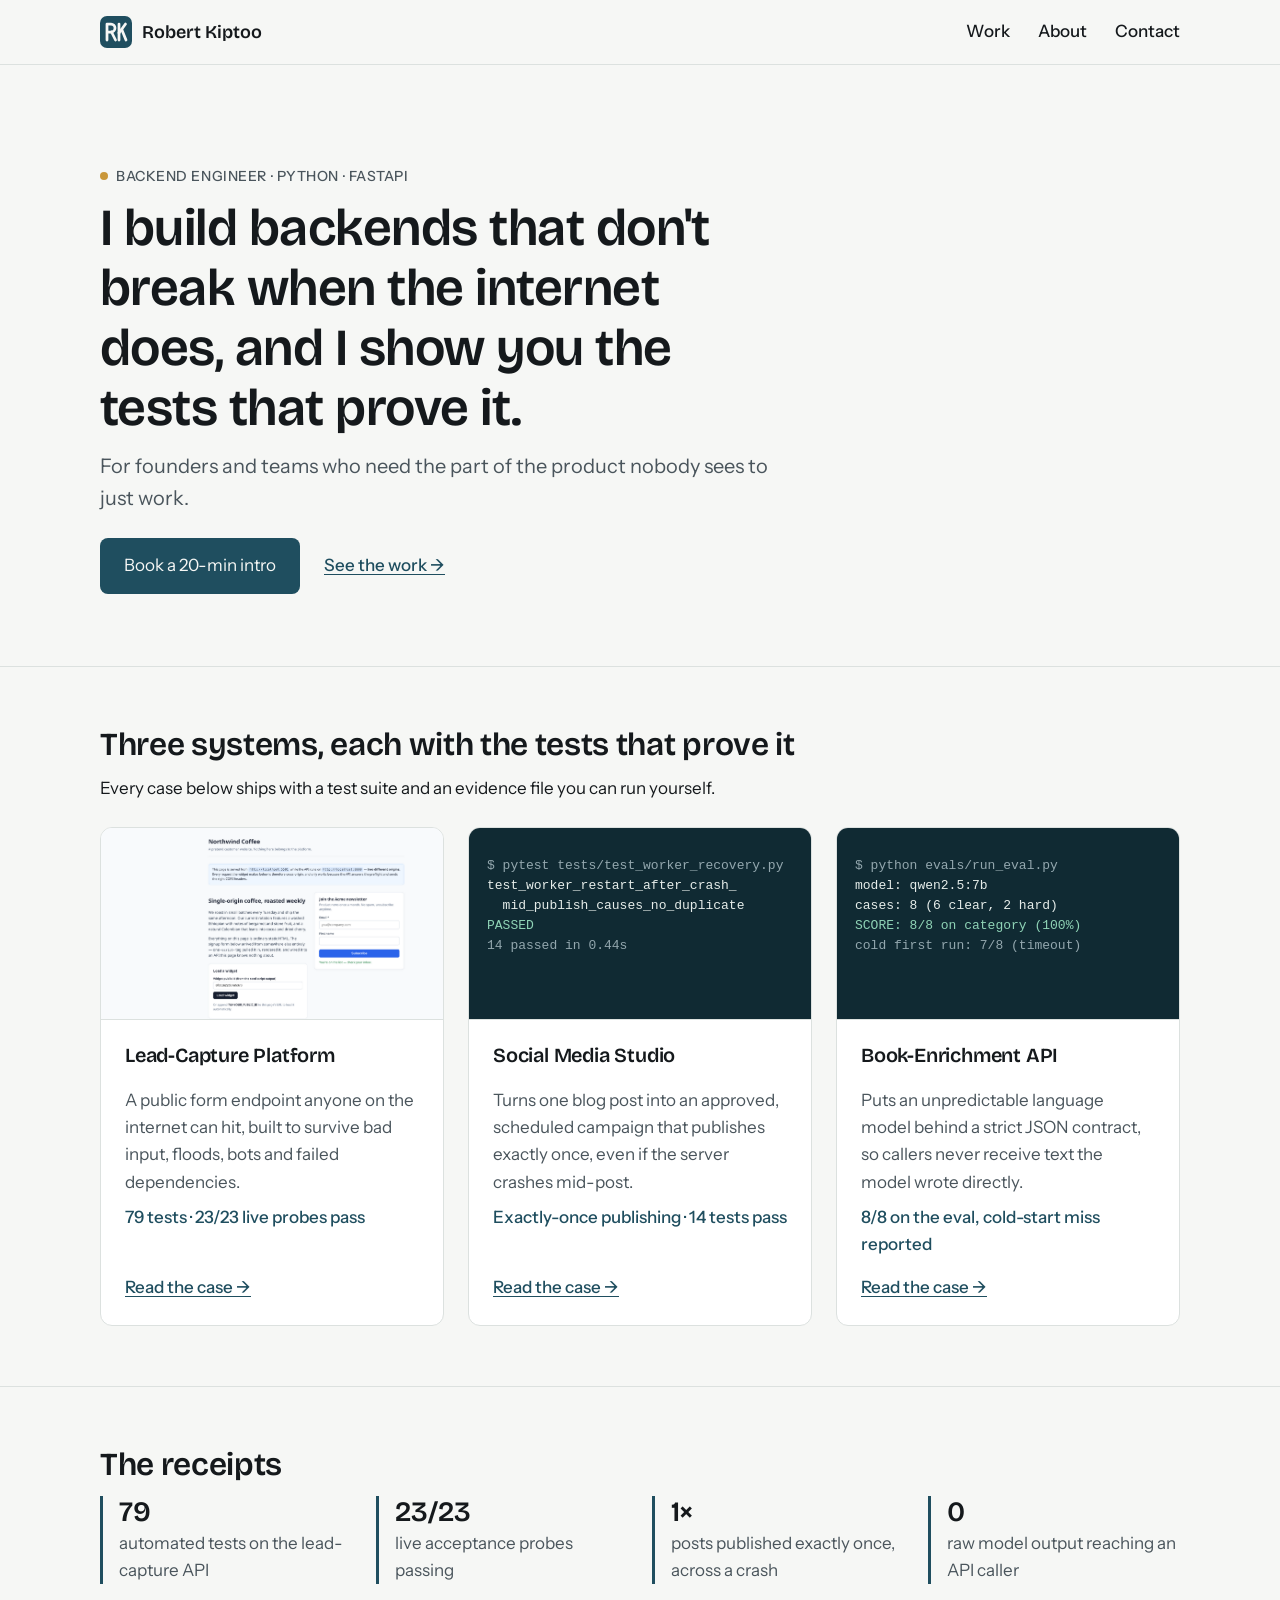
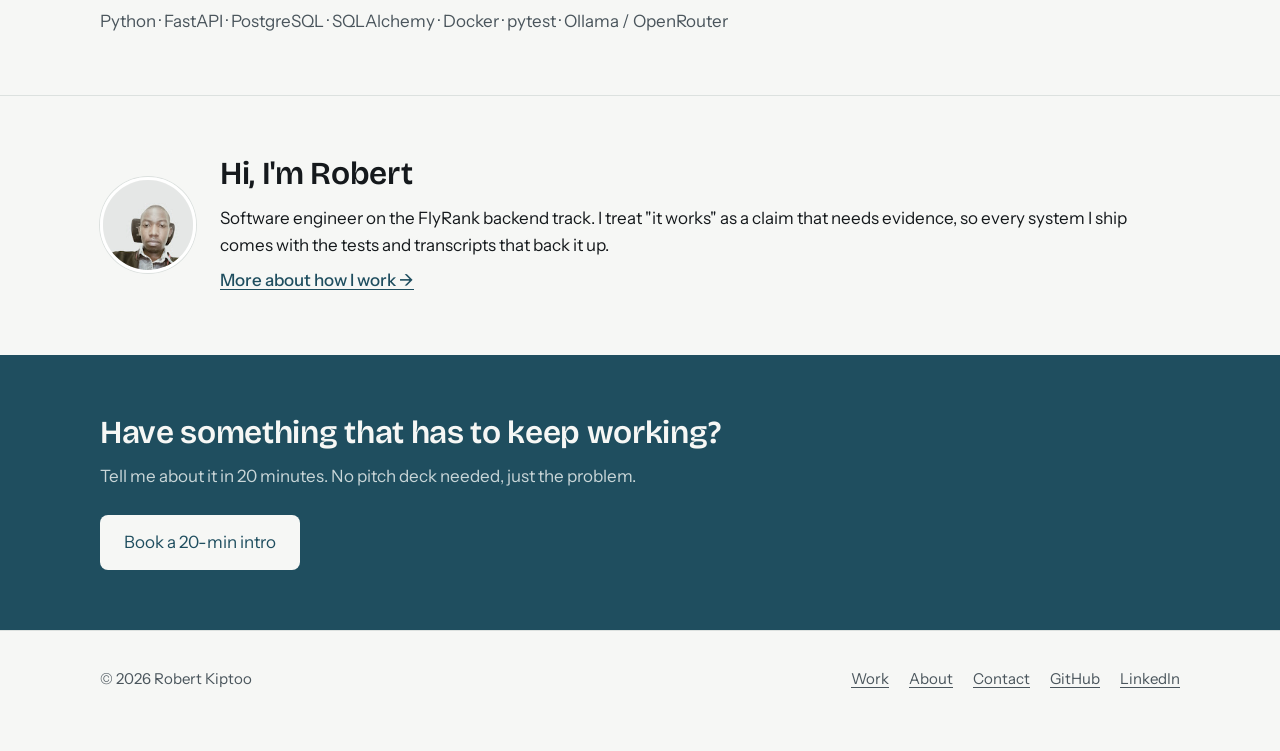
<file: index.html>
<!DOCTYPE html>
<html lang="en">
<head>
  <meta charset="utf-8">
  <meta name="viewport" content="width=device-width, initial-scale=1">
  <title>Robert Kiptoo · Backend engineer</title>
  <meta name="description" content="I build backends that don't break when the internet does, and I show you the tests that prove it.">
  <link rel="icon" href="favicon.svg" type="image/svg+xml">
  <link rel="preconnect" href="https://fonts.googleapis.com">
  <link rel="preconnect" href="https://fonts.gstatic.com" crossorigin>
  <link rel="stylesheet" href="https://fonts.googleapis.com/css2?family=Bricolage+Grotesque:opsz,wght@12..96,600&family=Instrument+Sans:wght@400;500&display=swap">
  <link rel="stylesheet" href="style.css">
</head>
<body>
  <a class="skip" href="#main">Skip to content</a>

  <header class="site-header">
    <div class="wrap">
      <a class="brand" href="./"><img src="favicon.svg" alt="" width="32" height="32"><span>Robert Kiptoo</span></a>
      <nav class="nav" aria-label="Main">
        <a href="work/">Work</a>
        <a href="about/">About</a>
        <a href="contact/">Contact</a>
      </nav>
    </div>
  </header>

  <main id="main">
    <!-- 1. Hero: the claim + the one action -->
    <section class="hero">
      <div class="wrap">
        <p class="eyebrow accent">Backend engineer · Python · FastAPI</p>
        <h1>I build backends that don't break when the internet does, and I show you the tests that prove it.</h1>
        <p class="lede">For founders and teams who need the part of the product nobody sees to just work.</p>
        <div class="actions">
          <a class="btn" href="contact/">Book a 20-min intro</a>
          <a class="link-arrow" href="work/">See the work</a>
        </div>
      </div>
    </section>

    <!-- 2. Featured work, strongest first -->
    <section aria-labelledby="work-title">
      <div class="wrap">
        <h2 id="work-title">Three systems, each with the tests that prove it</h2>
        <p class="prose">Every case below ships with a test suite and an evidence file you can run yourself.</p>
        <div class="cards">
          <article class="card">
            <img class="card-media" src="assets/lead-capture-widget.png" alt="The lead-capture widget rendered on a customer page served from a different origin than the API" width="1800" height="833" loading="lazy">
            <div class="body">
              <h3><a href="work/lead-capture/">Lead-Capture Platform</a></h3>
              <p>A public form endpoint anyone on the internet can hit, built to survive bad input, floods, bots and failed dependencies.</p>
              <p class="metric">79 tests · 23/23 live probes pass</p>
              <a class="link-arrow" href="work/lead-capture/" aria-label="Read the Lead-Capture Platform case">Read the case</a>
            </div>
          </article>
          <article class="card">
            <pre class="terminal" role="img" aria-label="Test output: worker restart after a crash mid-publish causes no duplicate post, passed"><span class="dim">$ pytest tests/test_worker_recovery.py</span>
test_worker_restart_after_crash_
  mid_publish_causes_no_duplicate
<span class="ok">PASSED</span>
<span class="dim">14 passed in 0.44s</span></pre>
            <div class="body">
              <h3><a href="work/social-media-studio/">Social Media Studio</a></h3>
              <p>Turns one blog post into an approved, scheduled campaign that publishes exactly once, even if the server crashes mid-post.</p>
              <p class="metric">Exactly-once publishing · 14 tests pass</p>
              <a class="link-arrow" href="work/social-media-studio/" aria-label="Read the Social Media Studio case">Read the case</a>
            </div>
          </article>
          <article class="card">
            <pre class="terminal" role="img" aria-label="Eval output: qwen2.5 7b scored 8 of 8 on category"><span class="dim">$ python evals/run_eval.py</span>
model: qwen2.5:7b
cases: 8 (6 clear, 2 hard)
<span class="ok">SCORE: 8/8 on category (100%)</span>
<span class="dim">cold first run: 7/8 (timeout)</span></pre>
            <div class="body">
              <h3><a href="work/book-enrichment-api/">Book-Enrichment API</a></h3>
              <p>Puts an unpredictable language model behind a strict JSON contract, so callers never receive text the model wrote directly.</p>
              <p class="metric">8/8 on the eval, cold-start miss reported</p>
              <a class="link-arrow" href="work/book-enrichment-api/" aria-label="Read the Book-Enrichment API case">Read the case</a>
            </div>
          </article>
        </div>
      </div>
    </section>

    <!-- 3. Proof strip -->
    <section aria-labelledby="proof-title">
      <div class="wrap">
        <h2 id="proof-title">The receipts</h2>
        <div class="proof">
          <div><strong>79</strong><span>automated tests on the lead-capture API</span></div>
          <div><strong>23/23</strong><span>live acceptance probes passing</span></div>
          <div><strong>1×</strong><span>posts published exactly once, across a crash</span></div>
          <div><strong>0</strong><span>raw model output reaching an API caller</span></div>
        </div>
        <p class="tools">Python · FastAPI · PostgreSQL · SQLAlchemy · Docker · pytest · Ollama / OpenRouter</p>
      </div>
    </section>

    <!-- 4. About teaser -->
    <section aria-labelledby="about-title">
      <div class="wrap teaser">
        <img class="avatar" src="assets/profile.jpg" alt="Robert Kiptoo" width="96" height="96">
        <div class="text">
          <h2 id="about-title">Hi, I'm Robert</h2>
          <p>Software engineer on the FlyRank backend track. I treat "it works" as a claim that needs evidence, so every system I ship comes with the tests and transcripts that back it up.</p>
          <a class="link-arrow" href="about/">More about how I work</a>
        </div>
      </div>
    </section>

    <!-- 5. CTA band: the one action -->
    <section class="cta-band">
      <div class="wrap">
        <h2>Have something that has to keep working?</h2>
        <p>Tell me about it in 20 minutes. No pitch deck needed, just the problem.</p>
        <a class="btn" href="contact/">Book a 20-min intro</a>
      </div>
    </section>
  </main>

  <footer class="site-footer">
    <div class="wrap">
      <p>© 2026 Robert Kiptoo</p>
      <ul>
        <li><a href="work/">Work</a></li>
        <li><a href="about/">About</a></li>
        <li><a href="contact/">Contact</a></li>
        <li><a href="https://github.com/Robertkip">GitHub</a></li>
        <li><a href="https://www.linkedin.com/in/robert-kimaiyo-9ab814220">LinkedIn</a></li>
      </ul>
    </div>
  </footer>
</body>
</html>
</file>
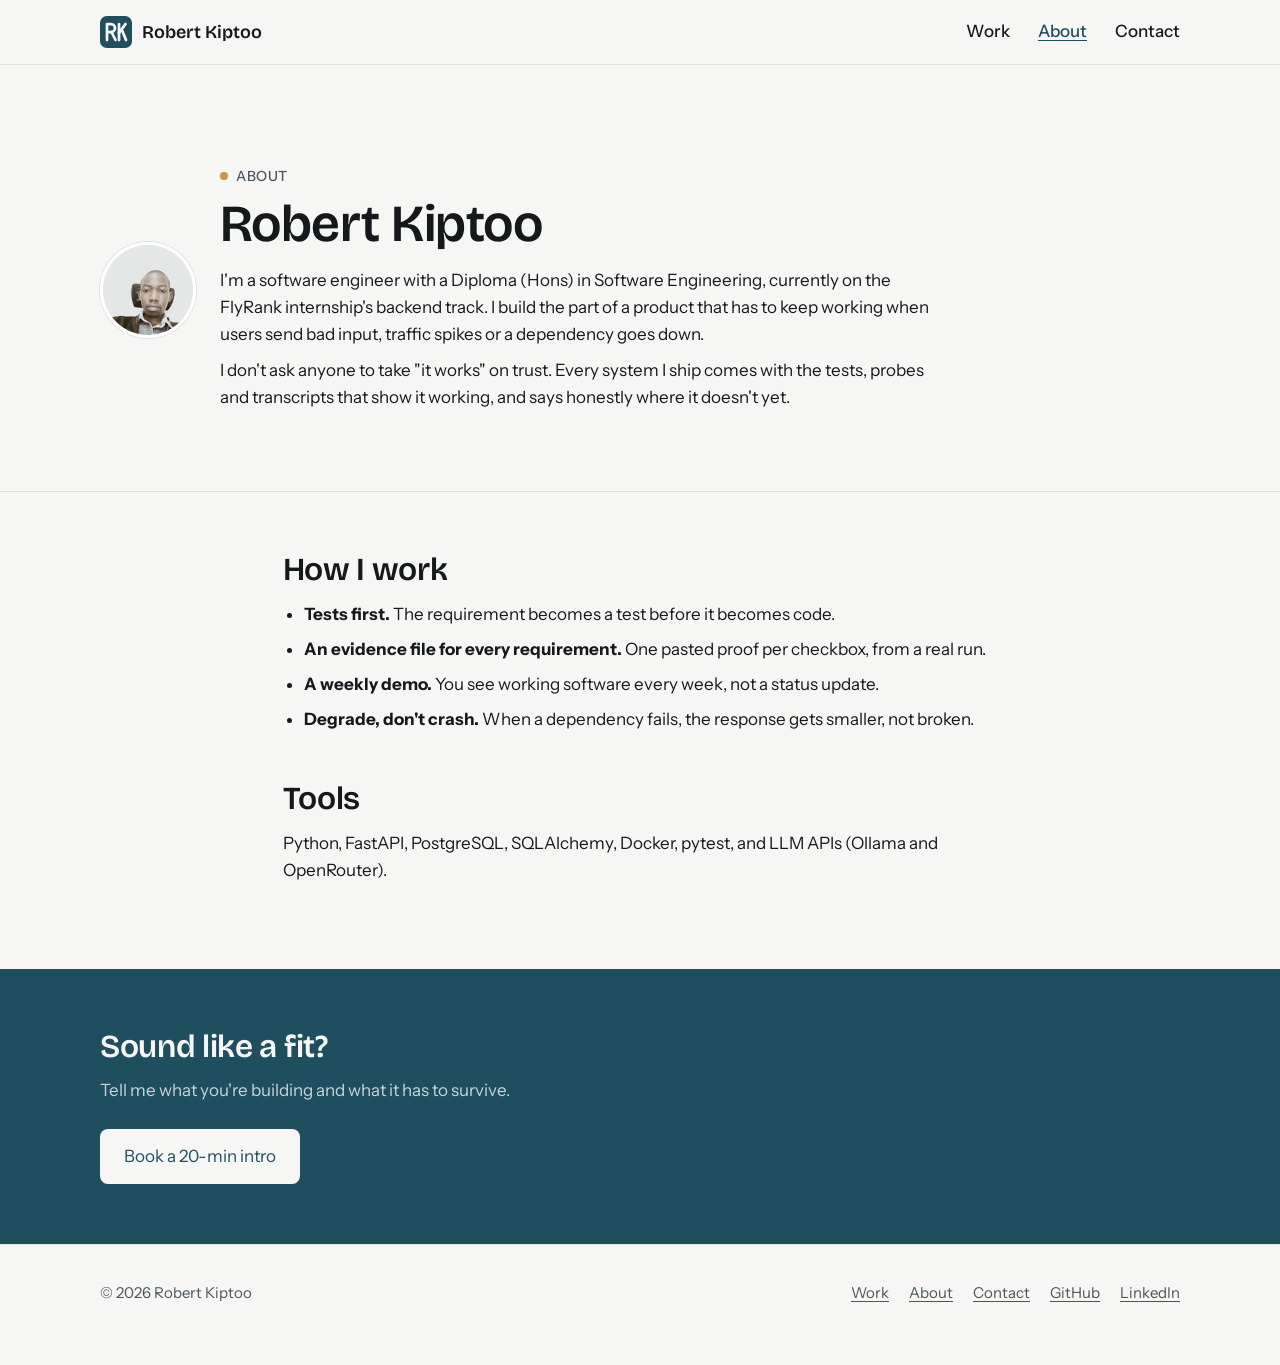
<file: about/index.html>
<!DOCTYPE html>
<html lang="en">
<head>
  <meta charset="utf-8">
  <meta name="viewport" content="width=device-width, initial-scale=1">
  <title>About · Robert Kiptoo</title>
  <meta name="description" content="Robert Kiptoo, backend engineer. How I work and what I use.">
  <link rel="icon" href="../favicon.svg" type="image/svg+xml">
  <link rel="preconnect" href="https://fonts.googleapis.com">
  <link rel="preconnect" href="https://fonts.gstatic.com" crossorigin>
  <link rel="stylesheet" href="https://fonts.googleapis.com/css2?family=Bricolage+Grotesque:opsz,wght@12..96,600&family=Instrument+Sans:wght@400;500&display=swap">
  <link rel="stylesheet" href="../style.css">
</head>
<body>
  <a class="skip" href="#main">Skip to content</a>

  <header class="site-header">
    <div class="wrap">
      <a class="brand" href="../"><img src="../favicon.svg" alt="" width="32" height="32"><span>Robert Kiptoo</span></a>
      <nav class="nav" aria-label="Main">
        <a href="../work/">Work</a>
        <a href="./" aria-current="page">About</a>
        <a href="../contact/">Contact</a>
      </nav>
    </div>
  </header>

  <main id="main">
    <!-- 1–2. Photo + name, who I am (≤120 words) -->
    <section class="hero">
      <div class="wrap teaser">
        <img class="avatar" src="../assets/profile.jpg" alt="Robert Kiptoo" width="96" height="96">
        <div class="text prose">
          <p class="eyebrow accent">About</p>
          <h1>Robert Kiptoo</h1>
          <p>I'm a software engineer with a Diploma (Hons) in Software Engineering, currently on the FlyRank internship's backend track. I build the part of a product that has to keep working when users send bad input, traffic spikes or a dependency goes down.</p>
          <p>I don't ask anyone to take "it works" on trust. Every system I ship comes with the tests, probes and transcripts that show it working, and says honestly where it doesn't yet.</p>
        </div>
      </div>
    </section>

    <!-- 3. How I work -->
    <section aria-labelledby="how-title">
      <div class="wrap prose case-body">
        <h2 id="how-title">How I work</h2>
        <ul>
          <li><strong>Tests first.</strong> The requirement becomes a test before it becomes code.</li>
          <li><strong>An evidence file for every requirement.</strong> One pasted proof per checkbox, from a real run.</li>
          <li><strong>A weekly demo.</strong> You see working software every week, not a status update.</li>
          <li><strong>Degrade, don't crash.</strong> When a dependency fails, the response gets smaller, not broken.</li>
        </ul>

        <!-- 4. Tools -->
        <h2>Tools</h2>
        <p>Python, FastAPI, PostgreSQL, SQLAlchemy, Docker, pytest, and LLM APIs (Ollama and OpenRouter).</p>

        <!-- 5. CV (secondary) -->
        <!-- TODO: link a backend-focused CV here once it exists, e.g. <a href="../assets/robert-kiptoo-cv.pdf">Download my CV (PDF)</a> -->
      </div>
    </section>

    <!-- 6. CTA -->
    <section class="cta-band">
      <div class="wrap">
        <h2>Sound like a fit?</h2>
        <p>Tell me what you're building and what it has to survive.</p>
        <a class="btn" href="../contact/">Book a 20-min intro</a>
      </div>
    </section>
  </main>

  <footer class="site-footer">
    <div class="wrap">
      <p>© 2026 Robert Kiptoo</p>
      <ul>
        <li><a href="../work/">Work</a></li>
        <li><a href="./">About</a></li>
        <li><a href="../contact/">Contact</a></li>
        <li><a href="https://github.com/Robertkip">GitHub</a></li>
        <li><a href="https://www.linkedin.com/in/robert-kimaiyo-9ab814220">LinkedIn</a></li>
      </ul>
    </div>
  </footer>
</body>
</html>
</file>
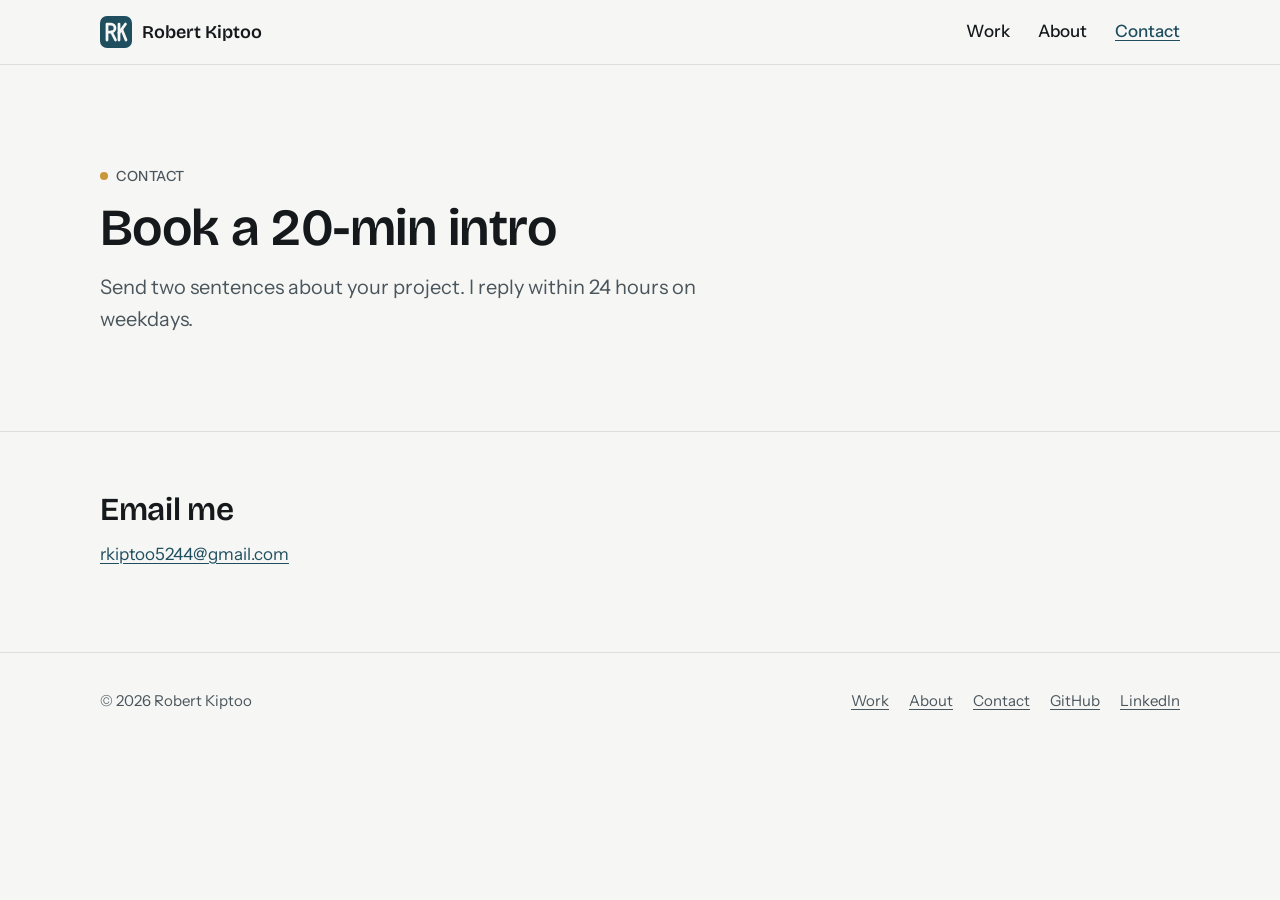
<file: contact/index.html>
<!DOCTYPE html>
<html lang="en">
<head>
  <meta charset="utf-8">
  <meta name="viewport" content="width=device-width, initial-scale=1">
  <title>Contact · Robert Kiptoo</title>
  <meta name="description" content="Book a 20-minute intro with Robert Kiptoo.">
  <link rel="icon" href="../favicon.svg" type="image/svg+xml">
  <link rel="preconnect" href="https://fonts.googleapis.com">
  <link rel="preconnect" href="https://fonts.gstatic.com" crossorigin>
  <link rel="stylesheet" href="https://fonts.googleapis.com/css2?family=Bricolage+Grotesque:opsz,wght@12..96,600&family=Instrument+Sans:wght@400;500&display=swap">
  <link rel="stylesheet" href="../style.css">
</head>
<body>
  <a class="skip" href="#main">Skip to content</a>

  <header class="site-header">
    <div class="wrap">
      <a class="brand" href="../"><img src="../favicon.svg" alt="" width="32" height="32"><span>Robert Kiptoo</span></a>
      <nav class="nav" aria-label="Main">
        <a href="../work/">Work</a>
        <a href="../about/">About</a>
        <a href="./" aria-current="page">Contact</a>
      </nav>
    </div>
  </header>

  <!--
    SETUP: two placeholders. Until each is set, their blocks carry `hidden`.
      1. CAL_LINK       the Cal.com booking link          (search: cal.com/YOUR-HANDLE)
                        then remove `hidden` from the "Pick a time" block and
                        start the lede with "Pick a slot, or send…"
      2. FORM_ENDPOINT  the Formspree form endpoint       (search: formspree.io/f/YOUR_FORM_ID)
                        then remove `hidden` from the form block
  -->

  <main id="main">
    <!-- 1. Heading -->
    <section class="hero">
      <div class="wrap">
        <p class="eyebrow accent">Contact</p>
        <h1>Book a 20-min intro</h1>
        <p class="lede">Send two sentences about your project. <span class="promise">I reply within 24 hours on weekdays.</span></p>
      </div>
    </section>

    <section>
      <div class="wrap contact-grid">
        <div>
          <!-- 2. Calendar: the primary path (hidden until CAL_LINK is set) -->
          <div hidden>
            <h2>Pick a time</h2>
            <p>Twenty minutes, video or phone. Bring the problem, not a pitch deck.</p>
            <p><a class="btn" href="https://cal.com/YOUR-HANDLE/20min">Book a 20-min intro</a></p>
          </div>

          <!-- 5. Email -->
          <h2>Email me</h2>
          <p><a href="mailto:rkiptoo5244@gmail.com">rkiptoo5244@gmail.com</a></p>
        </div>

        <!-- 3. Form (hidden until FORM_ENDPOINT is set) -->
        <div hidden>
          <h2>Or send a message</h2>
          <form id="contact-form" action="https://formspree.io/f/YOUR_FORM_ID" method="POST">
            <label>Name
              <input type="text" name="name" autocomplete="name" required>
            </label>
            <label>Email
              <input type="email" name="email" autocomplete="email" required>
            </label>
            <label>Your project in two sentences
              <textarea name="project" required></textarea>
            </label>
            <label>Timeline <span class="hint">(optional)</span>
              <input type="text" name="timeline" placeholder="e.g. next month">
            </label>
            <!-- Honeypot: real people never see or fill this -->
            <label class="hp" aria-hidden="true">Leave this empty
              <input type="text" name="_gotcha" tabindex="-1" autocomplete="off">
            </label>
            <p class="form-status" role="status" aria-live="polite"></p>
            <button class="btn" type="submit">Send message</button>
          </form>
        </div>
      </div>
    </section>
  </main>

  <footer class="site-footer">
    <div class="wrap">
      <p>© 2026 Robert Kiptoo</p>
      <ul>
        <li><a href="../work/">Work</a></li>
        <li><a href="../about/">About</a></li>
        <li><a href="./">Contact</a></li>
        <li><a href="https://github.com/Robertkip">GitHub</a></li>
        <li><a href="https://www.linkedin.com/in/robert-kimaiyo-9ab814220">LinkedIn</a></li>
      </ul>
    </div>
  </footer>

  <script>
    // Send the form without leaving the page, then go to /thank-you.
    // Without JavaScript, the form still posts to Formspree normally.
    const form = document.getElementById('contact-form');
    const status = form.querySelector('.form-status');

    form.addEventListener('submit', async (event) => {
      event.preventDefault();
      if (form.action.includes('YOUR_FORM_ID')) {
        status.textContent = 'The form isn\'t connected yet. Please use the email link for now.';
        return;
      }
      const button = form.querySelector('button');
      button.disabled = true;
      status.textContent = '';
      try {
        const response = await fetch(form.action, {
          method: 'POST',
          body: new FormData(form),
          headers: { Accept: 'application/json' },
        });
        if (!response.ok) throw new Error(response.status);
        window.location.href = '../thank-you/';
      } catch {
        status.textContent = 'That didn\'t send. Please try again, or use the email link.';
        button.disabled = false;
      }
    });
  </script>
</body>
</html>
</file>
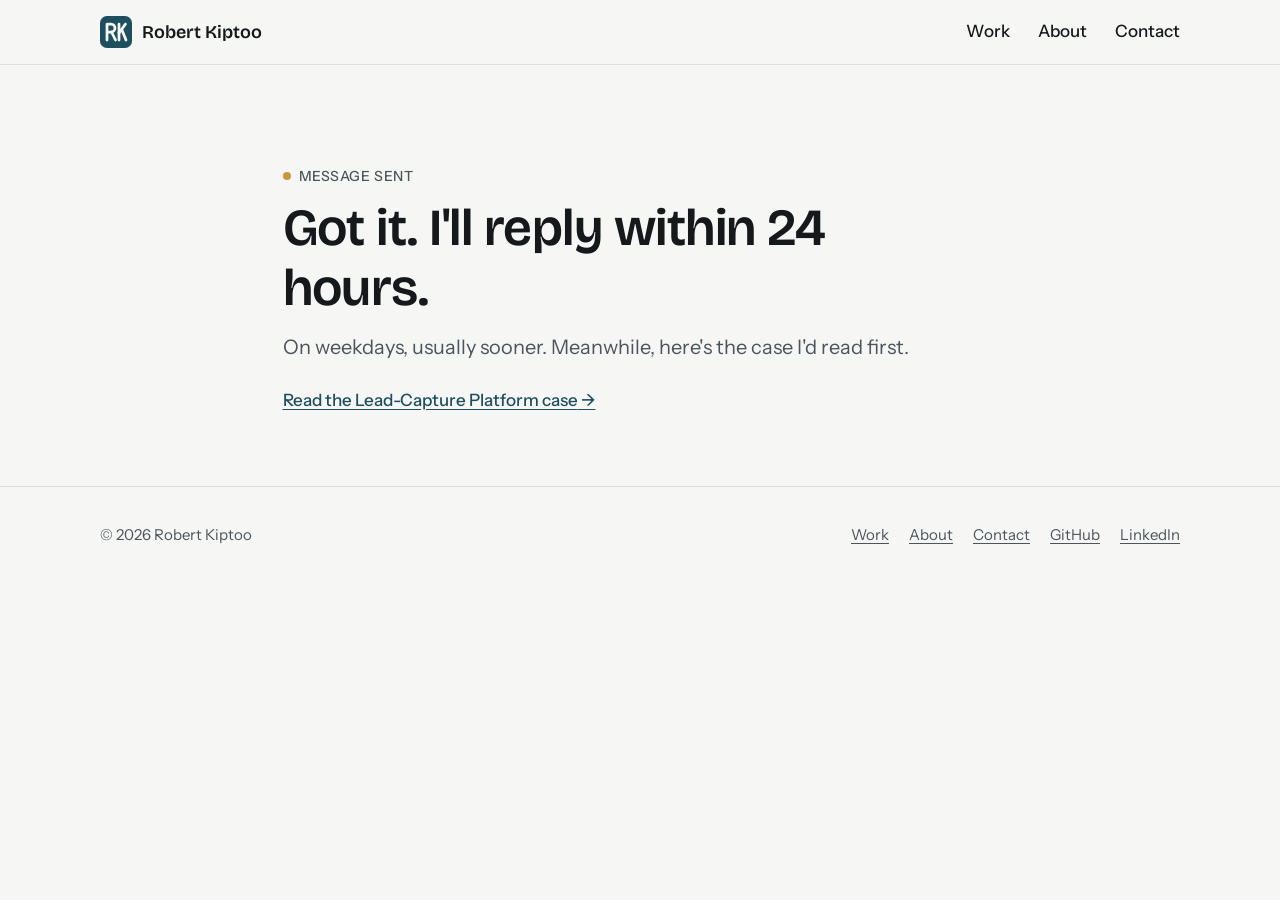
<file: thank-you/index.html>
<!DOCTYPE html>
<html lang="en">
<head>
  <meta charset="utf-8">
  <meta name="viewport" content="width=device-width, initial-scale=1">
  <title>Thanks · Robert Kiptoo</title>
  <meta name="robots" content="noindex">
  <link rel="icon" href="../favicon.svg" type="image/svg+xml">
  <link rel="preconnect" href="https://fonts.googleapis.com">
  <link rel="preconnect" href="https://fonts.gstatic.com" crossorigin>
  <link rel="stylesheet" href="https://fonts.googleapis.com/css2?family=Bricolage+Grotesque:opsz,wght@12..96,600&family=Instrument+Sans:wght@400;500&display=swap">
  <link rel="stylesheet" href="../style.css">
</head>
<body>
  <a class="skip" href="#main">Skip to content</a>

  <header class="site-header">
    <div class="wrap">
      <a class="brand" href="../"><img src="../favicon.svg" alt="" width="32" height="32"><span>Robert Kiptoo</span></a>
      <nav class="nav" aria-label="Main">
        <a href="../work/">Work</a>
        <a href="../about/">About</a>
        <a href="../contact/">Contact</a>
      </nav>
    </div>
  </header>

  <main id="main">
    <section class="hero">
      <div class="wrap prose">
        <p class="eyebrow accent">Message sent</p>
        <h1>Got it. I'll reply within 24 hours.</h1>
        <p class="lede">On weekdays, usually sooner. Meanwhile, here's the case I'd read first.</p>
        <a class="link-arrow" href="../work/lead-capture/">Read the Lead-Capture Platform case</a>
      </div>
    </section>
  </main>

  <footer class="site-footer">
    <div class="wrap">
      <p>© 2026 Robert Kiptoo</p>
      <ul>
        <li><a href="../work/">Work</a></li>
        <li><a href="../about/">About</a></li>
        <li><a href="../contact/">Contact</a></li>
        <li><a href="https://github.com/Robertkip">GitHub</a></li>
        <li><a href="https://www.linkedin.com/in/robert-kimaiyo-9ab814220">LinkedIn</a></li>
      </ul>
    </div>
  </footer>
</body>
</html>
</file>
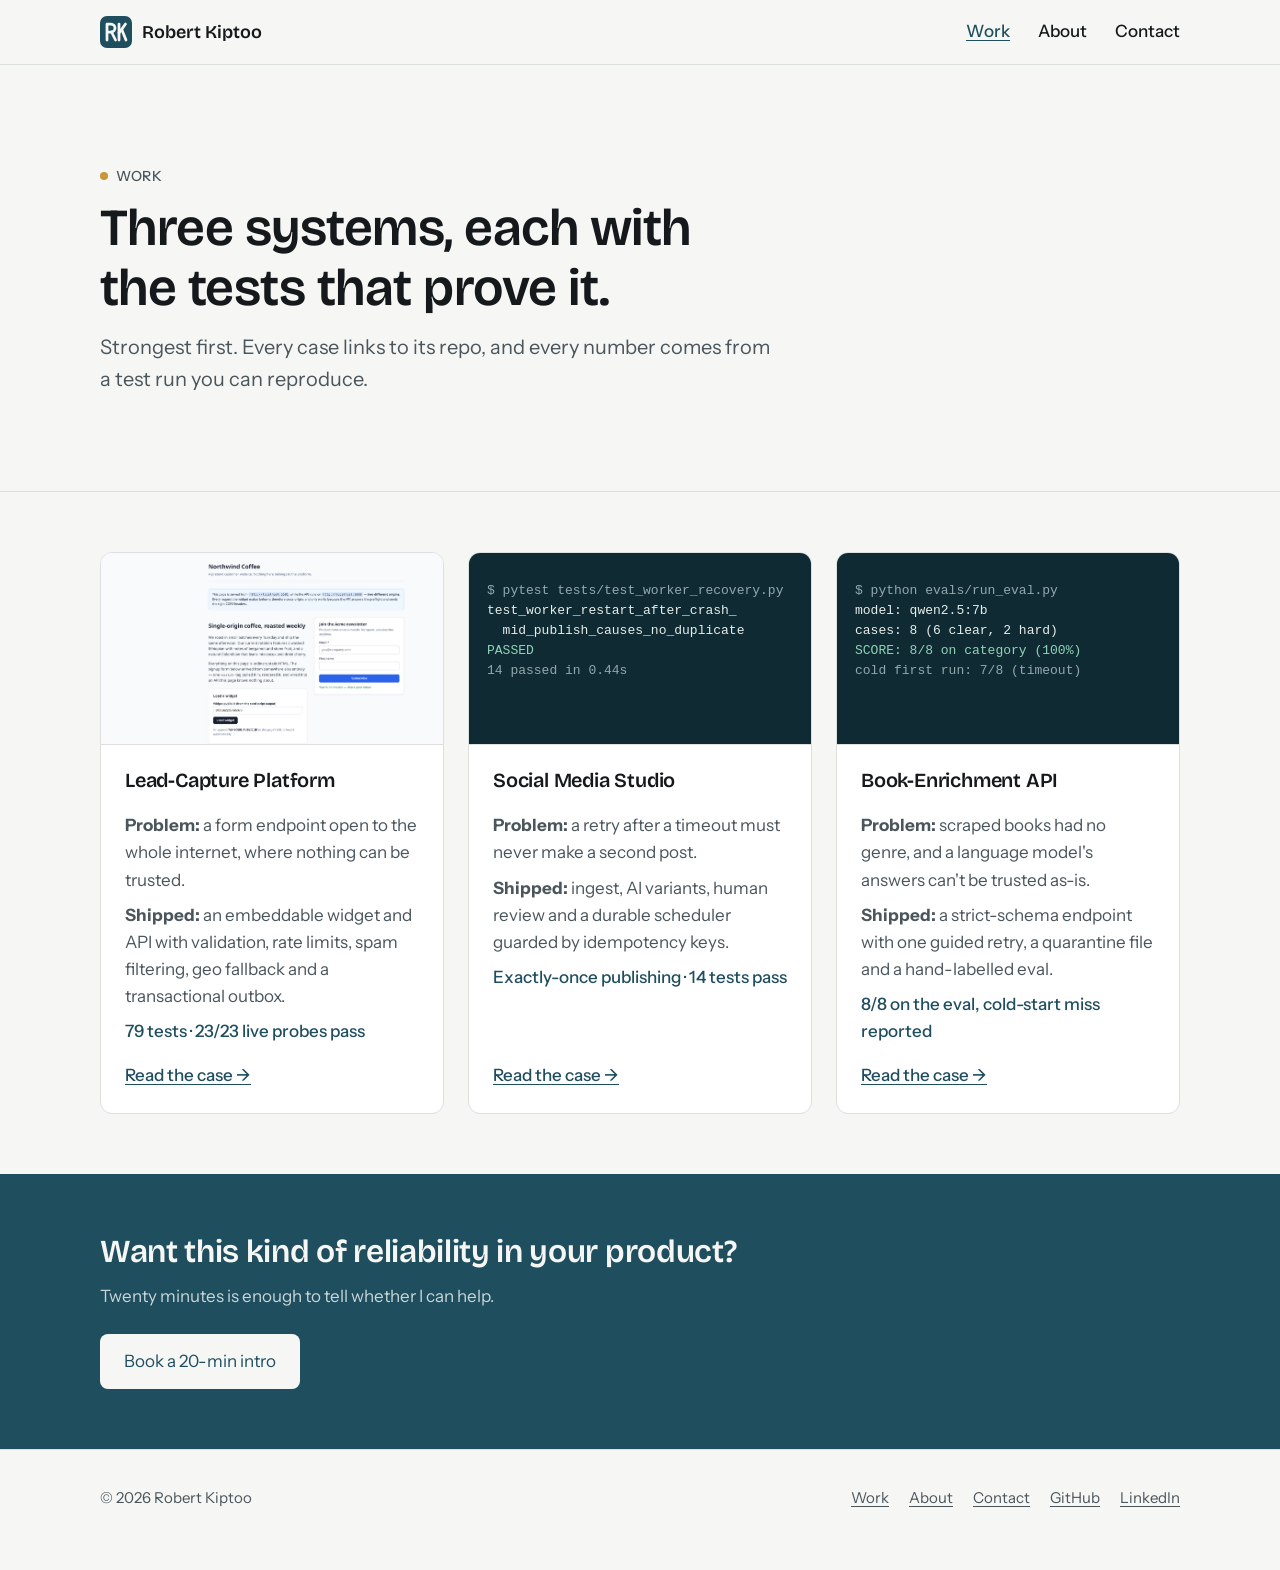
<file: work/index.html>
<!DOCTYPE html>
<html lang="en">
<head>
  <meta charset="utf-8">
  <meta name="viewport" content="width=device-width, initial-scale=1">
  <title>Work · Robert Kiptoo</title>
  <meta name="description" content="Three backend systems, each with the tests that prove it.">
  <link rel="icon" href="../favicon.svg" type="image/svg+xml">
  <link rel="preconnect" href="https://fonts.googleapis.com">
  <link rel="preconnect" href="https://fonts.gstatic.com" crossorigin>
  <link rel="stylesheet" href="https://fonts.googleapis.com/css2?family=Bricolage+Grotesque:opsz,wght@12..96,600&family=Instrument+Sans:wght@400;500&display=swap">
  <link rel="stylesheet" href="../style.css">
</head>
<body>
  <a class="skip" href="#main">Skip to content</a>

  <header class="site-header">
    <div class="wrap">
      <a class="brand" href="../"><img src="../favicon.svg" alt="" width="32" height="32"><span>Robert Kiptoo</span></a>
      <nav class="nav" aria-label="Main">
        <a href="./" aria-current="page">Work</a>
        <a href="../about/">About</a>
        <a href="../contact/">Contact</a>
      </nav>
    </div>
  </header>

  <main id="main">
    <!-- 1. Intro -->
    <section class="hero">
      <div class="wrap">
        <p class="eyebrow accent">Work</p>
        <h1>Three systems, each with the tests that prove it.</h1>
        <p class="lede">Strongest first. Every case links to its repo, and every number comes from a test run you can reproduce.</p>
      </div>
    </section>

    <!-- 2–4. Case cards: problem → what I shipped → result -->
    <section aria-label="Case studies">
      <div class="wrap">
        <div class="cards">
          <article class="card">
            <img class="card-media" src="../assets/lead-capture-widget.png" alt="The lead-capture widget rendered on a customer page served from a different origin than the API" width="1800" height="833" loading="lazy">
            <div class="body">
              <h3><a href="lead-capture/">Lead-Capture Platform</a></h3>
              <p><strong>Problem:</strong> a form endpoint open to the whole internet, where nothing can be trusted.</p>
              <p><strong>Shipped:</strong> an embeddable widget and API with validation, rate limits, spam filtering, geo fallback and a transactional outbox.</p>
              <p class="metric">79 tests · 23/23 live probes pass</p>
              <a class="link-arrow" href="lead-capture/" aria-label="Read the Lead-Capture Platform case">Read the case</a>
            </div>
          </article>
          <article class="card">
            <pre class="terminal" role="img" aria-label="Test output: worker restart after a crash mid-publish causes no duplicate post, passed"><span class="dim">$ pytest tests/test_worker_recovery.py</span>
test_worker_restart_after_crash_
  mid_publish_causes_no_duplicate
<span class="ok">PASSED</span>
<span class="dim">14 passed in 0.44s</span></pre>
            <div class="body">
              <h3><a href="social-media-studio/">Social Media Studio</a></h3>
              <p><strong>Problem:</strong> a retry after a timeout must never make a second post.</p>
              <p><strong>Shipped:</strong> ingest, AI variants, human review and a durable scheduler guarded by idempotency keys.</p>
              <p class="metric">Exactly-once publishing · 14 tests pass</p>
              <a class="link-arrow" href="social-media-studio/" aria-label="Read the Social Media Studio case">Read the case</a>
            </div>
          </article>
          <article class="card">
            <pre class="terminal" role="img" aria-label="Eval output: qwen2.5 7b scored 8 of 8 on category"><span class="dim">$ python evals/run_eval.py</span>
model: qwen2.5:7b
cases: 8 (6 clear, 2 hard)
<span class="ok">SCORE: 8/8 on category (100%)</span>
<span class="dim">cold first run: 7/8 (timeout)</span></pre>
            <div class="body">
              <h3><a href="book-enrichment-api/">Book-Enrichment API</a></h3>
              <p><strong>Problem:</strong> scraped books had no genre, and a language model's answers can't be trusted as-is.</p>
              <p><strong>Shipped:</strong> a strict-schema endpoint with one guided retry, a quarantine file and a hand-labelled eval.</p>
              <p class="metric">8/8 on the eval, cold-start miss reported</p>
              <a class="link-arrow" href="book-enrichment-api/" aria-label="Read the Book-Enrichment API case">Read the case</a>
            </div>
          </article>
        </div>
      </div>
    </section>

    <!-- 5. CTA band -->
    <section class="cta-band">
      <div class="wrap">
        <h2>Want this kind of reliability in your product?</h2>
        <p>Twenty minutes is enough to tell whether I can help.</p>
        <a class="btn" href="../contact/">Book a 20-min intro</a>
      </div>
    </section>
  </main>

  <footer class="site-footer">
    <div class="wrap">
      <p>© 2026 Robert Kiptoo</p>
      <ul>
        <li><a href="./">Work</a></li>
        <li><a href="../about/">About</a></li>
        <li><a href="../contact/">Contact</a></li>
        <li><a href="https://github.com/Robertkip">GitHub</a></li>
        <li><a href="https://www.linkedin.com/in/robert-kimaiyo-9ab814220">LinkedIn</a></li>
      </ul>
    </div>
  </footer>
</body>
</html>
</file>
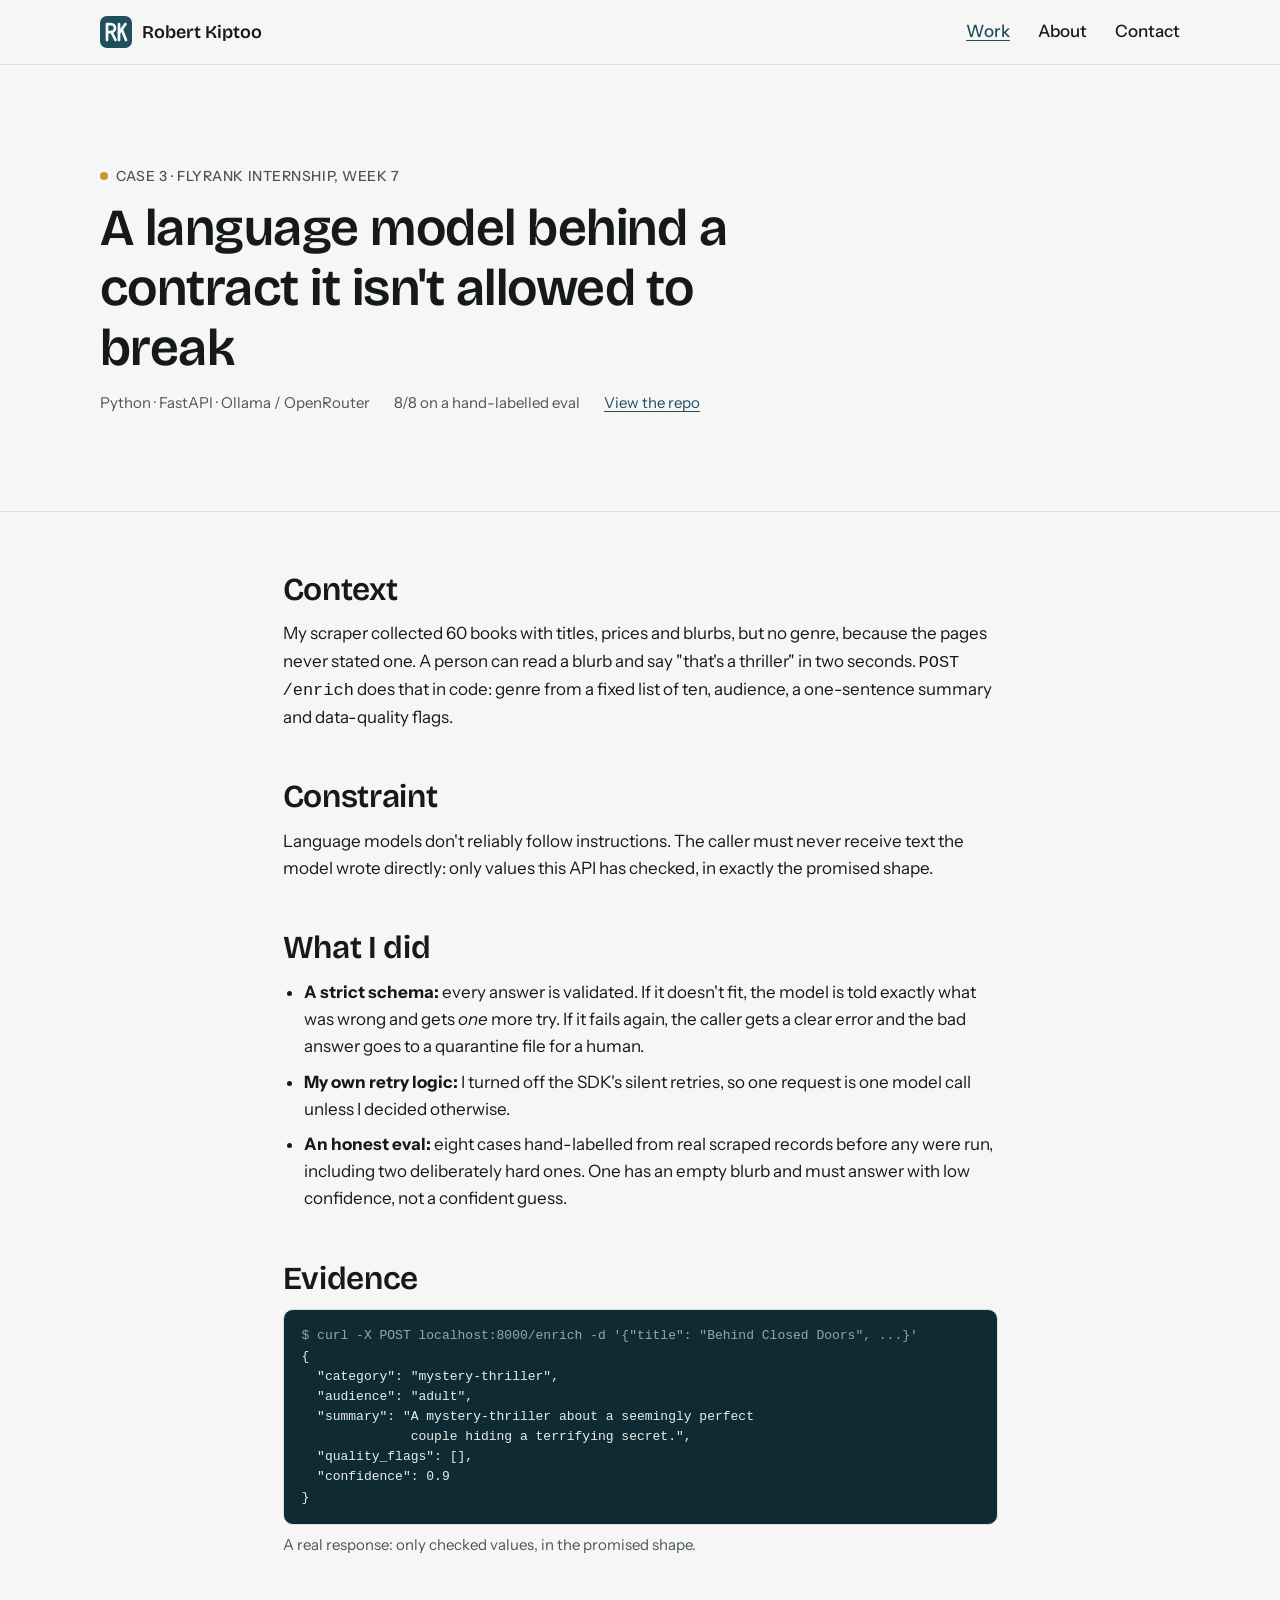
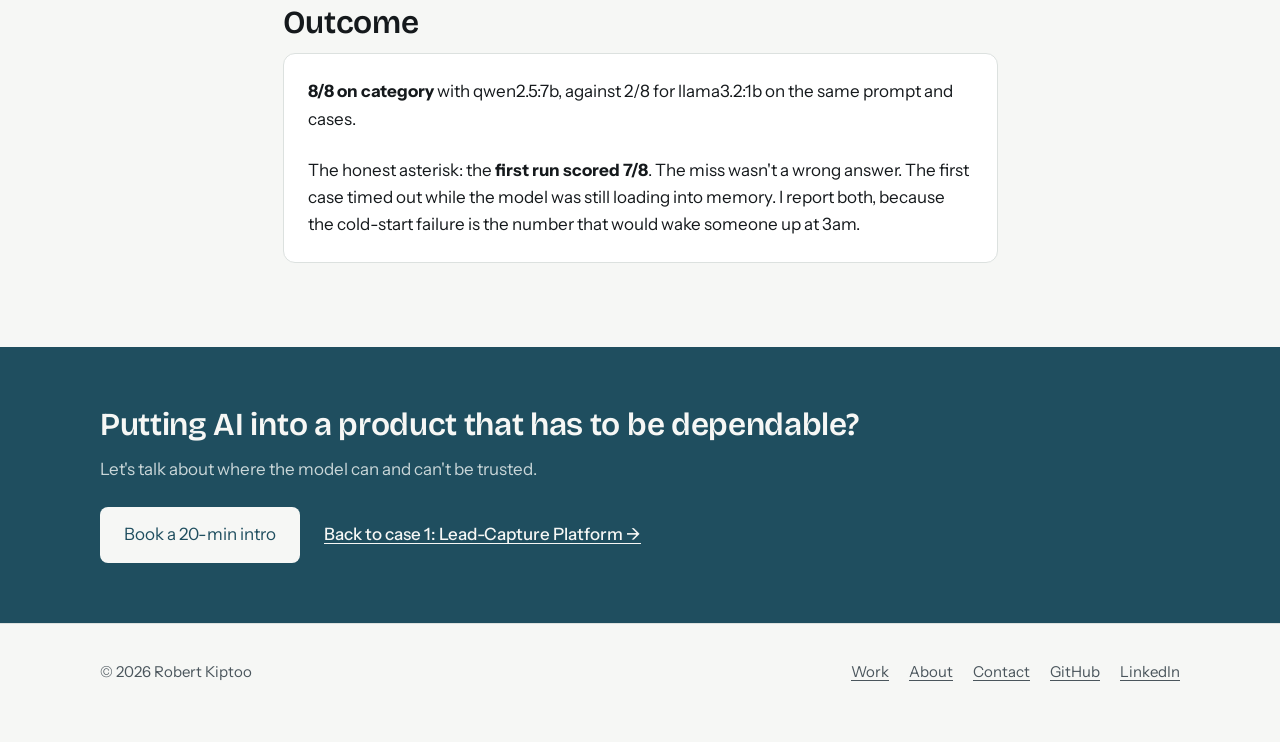
<file: work/book-enrichment-api/index.html>
<!DOCTYPE html>
<html lang="en">
<head>
  <meta charset="utf-8">
  <meta name="viewport" content="width=device-width, initial-scale=1">
  <title>Book-Enrichment API · Robert Kiptoo</title>
  <meta name="description" content="A language model behind a strict JSON contract: 8/8 on a hand-labelled eval, with the cold-start miss reported.">
  <link rel="icon" href="../../favicon.svg" type="image/svg+xml">
  <link rel="preconnect" href="https://fonts.googleapis.com">
  <link rel="preconnect" href="https://fonts.gstatic.com" crossorigin>
  <link rel="stylesheet" href="https://fonts.googleapis.com/css2?family=Bricolage+Grotesque:opsz,wght@12..96,600&family=Instrument+Sans:wght@400;500&display=swap">
  <link rel="stylesheet" href="../../style.css">
</head>
<body>
  <a class="skip" href="#main">Skip to content</a>

  <header class="site-header">
    <div class="wrap">
      <a class="brand" href="../../"><img src="../../favicon.svg" alt="" width="32" height="32"><span>Robert Kiptoo</span></a>
      <nav class="nav" aria-label="Main">
        <a href="../" aria-current="page">Work</a>
        <a href="../../about/">About</a>
        <a href="../../contact/">Contact</a>
      </nav>
    </div>
  </header>

  <main id="main">
    <!-- 1. Title + one-line result -->
    <section class="hero">
      <div class="wrap">
        <p class="eyebrow accent">Case 3 · FlyRank internship, week 7</p>
        <h1>A language model behind a contract it isn't allowed to break</h1>
        <div class="case-meta">
          <span>Python · FastAPI · Ollama / OpenRouter</span>
          <span>8/8 on a hand-labelled eval</span>
          <a href="https://github.com/Robertkip/flyrank-w7-enrich">View the repo</a>
        </div>
      </div>
    </section>

    <section>
      <div class="wrap case-body prose">
        <!-- 2. Context -->
        <h2>Context</h2>
        <p>My scraper collected 60 books with titles, prices and blurbs, but no genre, because the pages never stated one. A person can read a blurb and say "that's a thriller" in two seconds. <code>POST /enrich</code> does that in code: genre from a fixed list of ten, audience, a one-sentence summary and data-quality flags.</p>

        <!-- 3. Constraint -->
        <h2>Constraint</h2>
        <p>Language models don't reliably follow instructions. The caller must never receive text the model wrote directly: only values this API has checked, in exactly the promised shape.</p>

        <!-- 4. What I did -->
        <h2>What I did</h2>
        <ul>
          <li><strong>A strict schema:</strong> every answer is validated. If it doesn't fit, the model is told exactly what was wrong and gets <em>one</em> more try. If it fails again, the caller gets a clear error and the bad answer goes to a quarantine file for a human.</li>
          <li><strong>My own retry logic:</strong> I turned off the SDK's silent retries, so one request is one model call unless I decided otherwise.</li>
          <li><strong>An honest eval:</strong> eight cases hand-labelled from real scraped records before any were run, including two deliberately hard ones. One has an empty blurb and must answer with low confidence, not a confident guess.</li>
        </ul>

        <!-- 5. Evidence -->
        <h2>Evidence</h2>
        <figure>
          <pre class="terminal"><span class="dim">$ curl -X POST localhost:8000/enrich -d '{"title": "Behind Closed Doors", ...}'</span>
{
  "category": "mystery-thriller",
  "audience": "adult",
  "summary": "A mystery-thriller about a seemingly perfect
              couple hiding a terrifying secret.",
  "quality_flags": [],
  "confidence": 0.9
}</pre>
          <figcaption>A real response: only checked values, in the promised shape.</figcaption>
        </figure>

        <!-- 6. Outcome -->
        <h2>Outcome</h2>
        <div class="outcome">
          <p><strong>8/8 on category</strong> with qwen2.5:7b, against 2/8 for llama3.2:1b on the same prompt and cases.</p>
          <p>The honest asterisk: the <strong>first run scored 7/8</strong>. The miss wasn't a wrong answer. The first case timed out while the model was still loading into memory. I report both, because the cold-start failure is the number that would wake someone up at 3am.</p>
        </div>
      </div>
    </section>

    <!-- 7. Next -->
    <section class="cta-band">
      <div class="wrap">
        <h2>Putting AI into a product that has to be dependable?</h2>
        <p>Let's talk about where the model can and can't be trusted.</p>
        <div class="actions">
          <a class="btn" href="../../contact/">Book a 20-min intro</a>
          <a class="link-arrow" href="../lead-capture/">Back to case 1: Lead-Capture Platform</a>
        </div>
      </div>
    </section>
  </main>

  <footer class="site-footer">
    <div class="wrap">
      <p>© 2026 Robert Kiptoo</p>
      <ul>
        <li><a href="../">Work</a></li>
        <li><a href="../../about/">About</a></li>
        <li><a href="../../contact/">Contact</a></li>
        <li><a href="https://github.com/Robertkip">GitHub</a></li>
        <li><a href="https://www.linkedin.com/in/robert-kimaiyo-9ab814220">LinkedIn</a></li>
      </ul>
    </div>
  </footer>
</body>
</html>
</file>
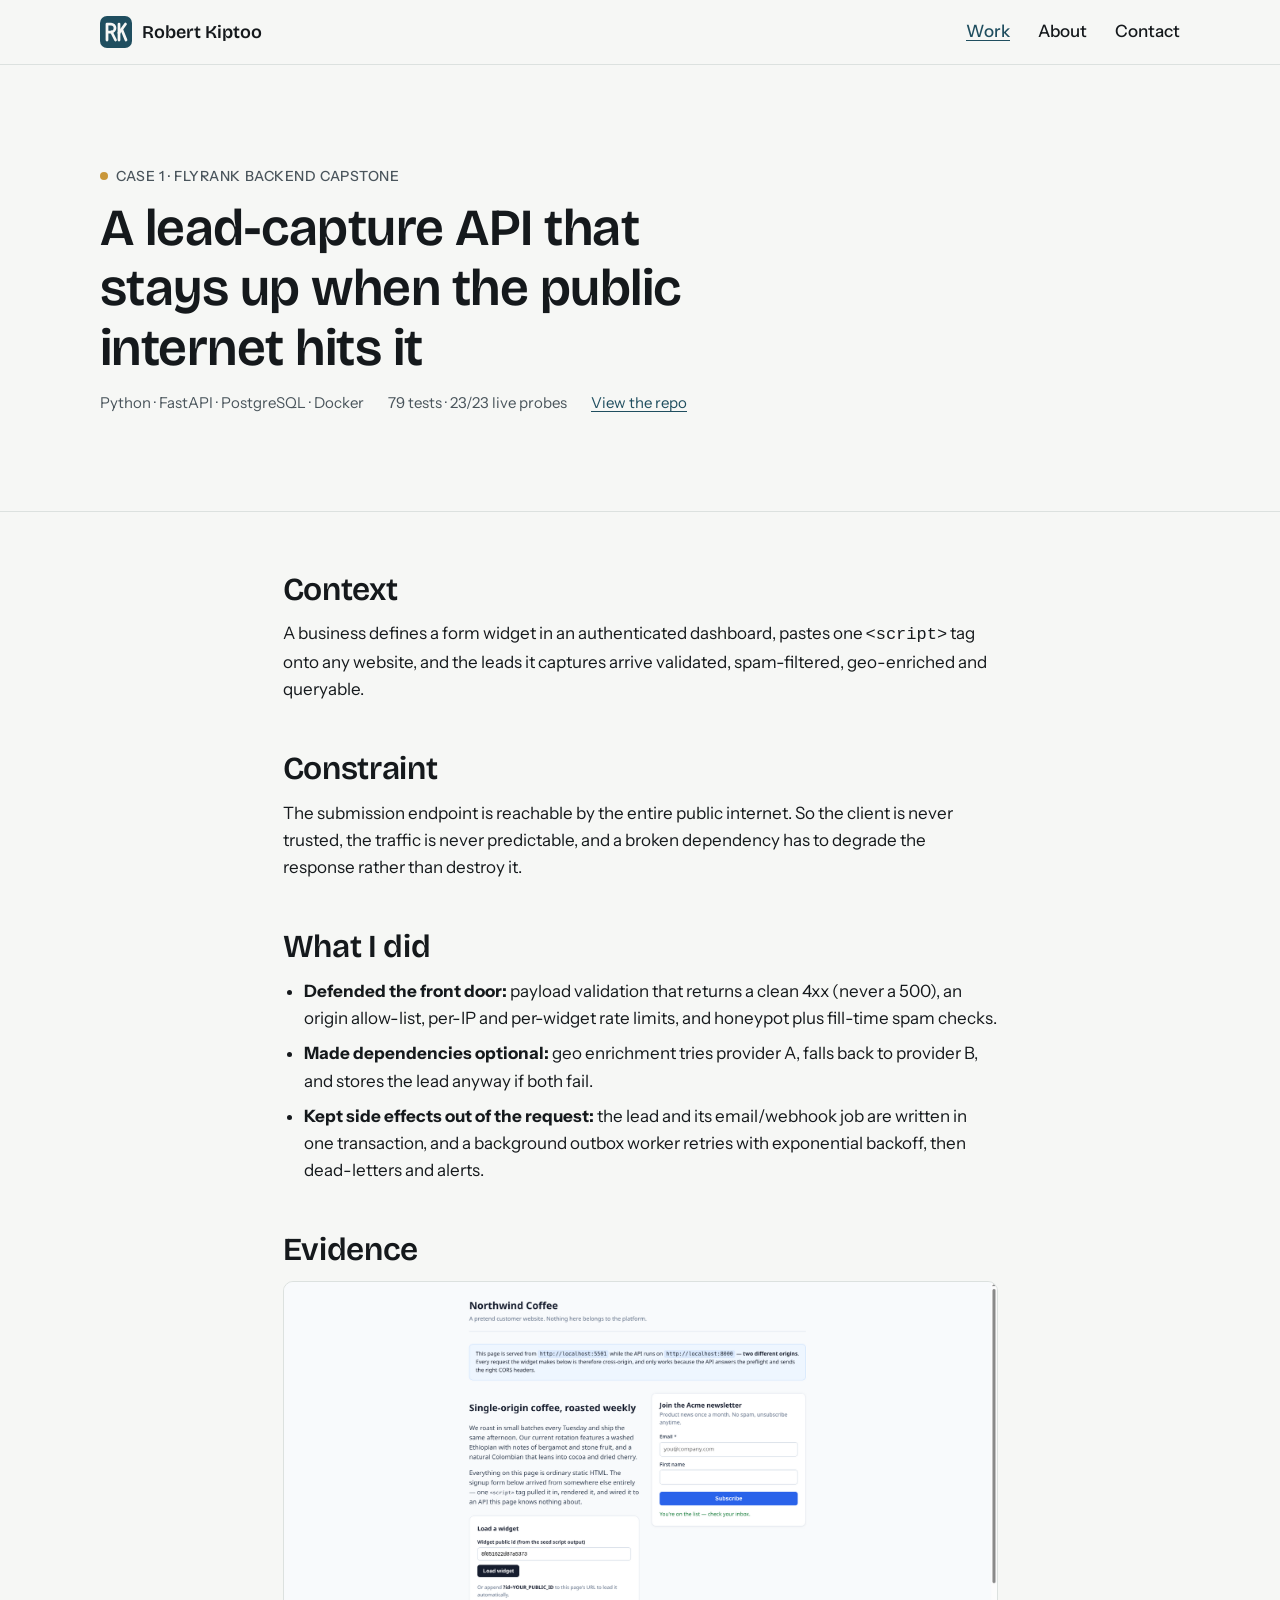
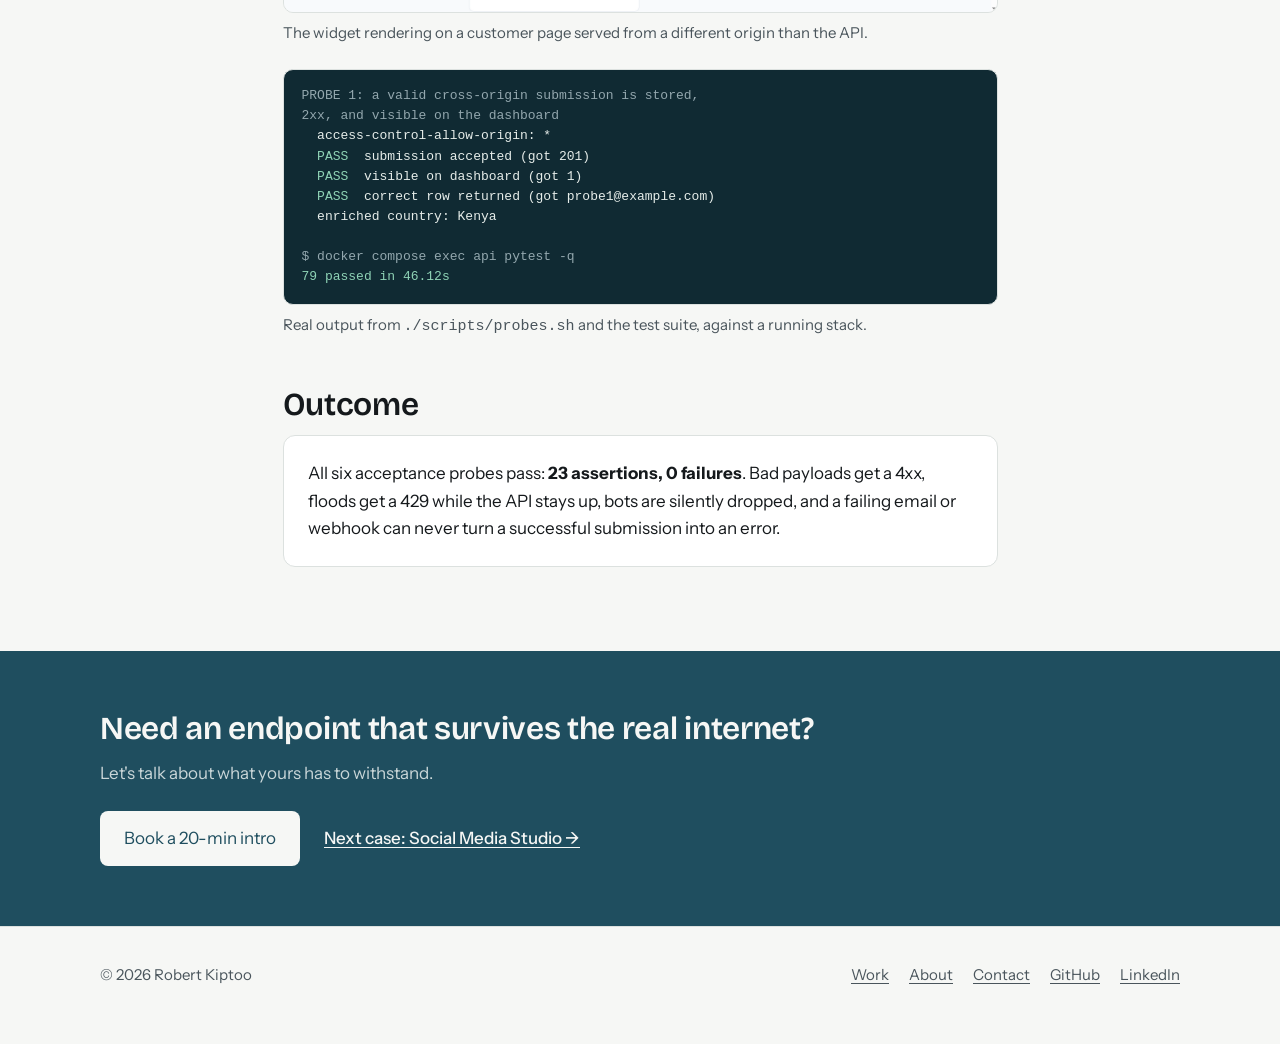
<file: work/lead-capture/index.html>
<!DOCTYPE html>
<html lang="en">
<head>
  <meta charset="utf-8">
  <meta name="viewport" content="width=device-width, initial-scale=1">
  <title>Lead-Capture Platform · Robert Kiptoo</title>
  <meta name="description" content="A lead-capture API that stays up when the public internet hits it. 79 tests, 23/23 live probes.">
  <link rel="icon" href="../../favicon.svg" type="image/svg+xml">
  <link rel="preconnect" href="https://fonts.googleapis.com">
  <link rel="preconnect" href="https://fonts.gstatic.com" crossorigin>
  <link rel="stylesheet" href="https://fonts.googleapis.com/css2?family=Bricolage+Grotesque:opsz,wght@12..96,600&family=Instrument+Sans:wght@400;500&display=swap">
  <link rel="stylesheet" href="../../style.css">
</head>
<body>
  <a class="skip" href="#main">Skip to content</a>

  <header class="site-header">
    <div class="wrap">
      <a class="brand" href="../../"><img src="../../favicon.svg" alt="" width="32" height="32"><span>Robert Kiptoo</span></a>
      <nav class="nav" aria-label="Main">
        <a href="../" aria-current="page">Work</a>
        <a href="../../about/">About</a>
        <a href="../../contact/">Contact</a>
      </nav>
    </div>
  </header>

  <main id="main">
    <!-- 1. Title + one-line result -->
    <section class="hero">
      <div class="wrap">
        <p class="eyebrow accent">Case 1 · FlyRank backend capstone</p>
        <h1>A lead-capture API that stays up when the public internet hits it</h1>
        <div class="case-meta">
          <span>Python · FastAPI · PostgreSQL · Docker</span>
          <span>79 tests · 23/23 live probes</span>
          <a href="https://github.com/Robertkip/flyrank-capstone-lead-capture">View the repo</a>
        </div>
      </div>
    </section>

    <section>
      <div class="wrap case-body prose">
        <!-- 2. Context -->
        <h2>Context</h2>
        <p>A business defines a form widget in an authenticated dashboard, pastes one <code>&lt;script&gt;</code> tag onto any website, and the leads it captures arrive validated, spam-filtered, geo-enriched and queryable.</p>

        <!-- 3. Constraint -->
        <h2>Constraint</h2>
        <p>The submission endpoint is reachable by the entire public internet. So the client is never trusted, the traffic is never predictable, and a broken dependency has to degrade the response rather than destroy it.</p>

        <!-- 4. What I did -->
        <h2>What I did</h2>
        <ul>
          <li><strong>Defended the front door:</strong> payload validation that returns a clean 4xx (never a 500), an origin allow-list, per-IP and per-widget rate limits, and honeypot plus fill-time spam checks.</li>
          <li><strong>Made dependencies optional:</strong> geo enrichment tries provider A, falls back to provider B, and stores the lead anyway if both fail.</li>
          <li><strong>Kept side effects out of the request:</strong> the lead and its email/webhook job are written in one transaction, and a background outbox worker retries with exponential backoff, then dead-letters and alerts.</li>
        </ul>

        <!-- 5. Evidence -->
        <h2>Evidence</h2>
        <figure>
          <img src="../../assets/lead-capture-widget.png" alt="The lead-capture widget rendered on a customer page served from a different origin than the API" width="1800" height="833" loading="lazy">
          <figcaption>The widget rendering on a customer page served from a different origin than the API.</figcaption>
        </figure>
        <figure>
          <pre class="terminal"><span class="dim">PROBE 1: a valid cross-origin submission is stored,
2xx, and visible on the dashboard</span>
  access-control-allow-origin: *
  <span class="ok">PASS</span>  submission accepted (got 201)
  <span class="ok">PASS</span>  visible on dashboard (got 1)
  <span class="ok">PASS</span>  correct row returned (got probe1@example.com)
  enriched country: Kenya

<span class="dim">$ docker compose exec api pytest -q</span>
<span class="ok">79 passed in 46.12s</span></pre>
          <figcaption>Real output from <code>./scripts/probes.sh</code> and the test suite, against a running stack.</figcaption>
        </figure>

        <!-- 6. Outcome -->
        <h2>Outcome</h2>
        <div class="outcome">
          <p>All six acceptance probes pass: <strong>23 assertions, 0 failures</strong>. Bad payloads get a 4xx, floods get a 429 while the API stays up, bots are silently dropped, and a failing email or webhook can never turn a successful submission into an error.</p>
        </div>
      </div>
    </section>

    <!-- 7. Next -->
    <section class="cta-band">
      <div class="wrap">
        <h2>Need an endpoint that survives the real internet?</h2>
        <p>Let's talk about what yours has to withstand.</p>
        <div class="actions">
          <a class="btn" href="../../contact/">Book a 20-min intro</a>
          <a class="link-arrow" href="../social-media-studio/">Next case: Social Media Studio</a>
        </div>
      </div>
    </section>
  </main>

  <footer class="site-footer">
    <div class="wrap">
      <p>© 2026 Robert Kiptoo</p>
      <ul>
        <li><a href="../">Work</a></li>
        <li><a href="../../about/">About</a></li>
        <li><a href="../../contact/">Contact</a></li>
        <li><a href="https://github.com/Robertkip">GitHub</a></li>
        <li><a href="https://www.linkedin.com/in/robert-kimaiyo-9ab814220">LinkedIn</a></li>
      </ul>
    </div>
  </footer>
</body>
</html>
</file>
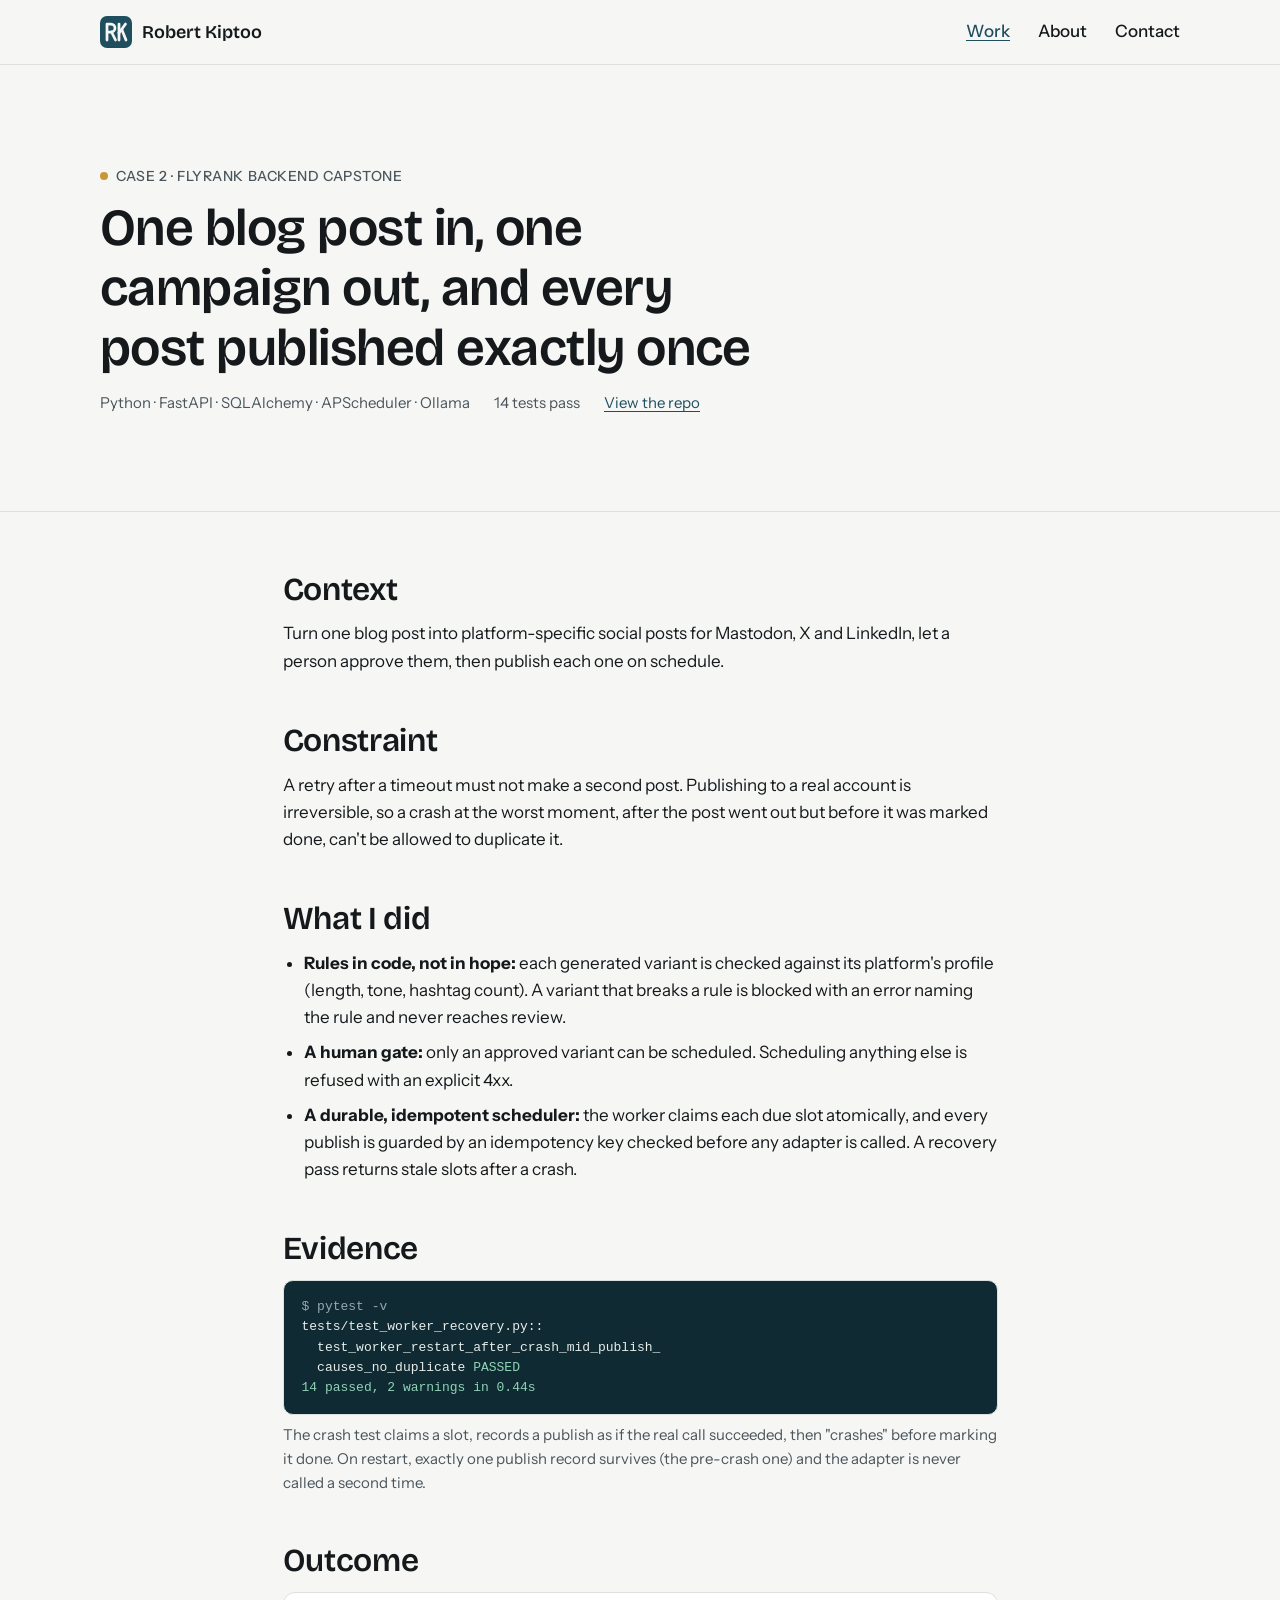
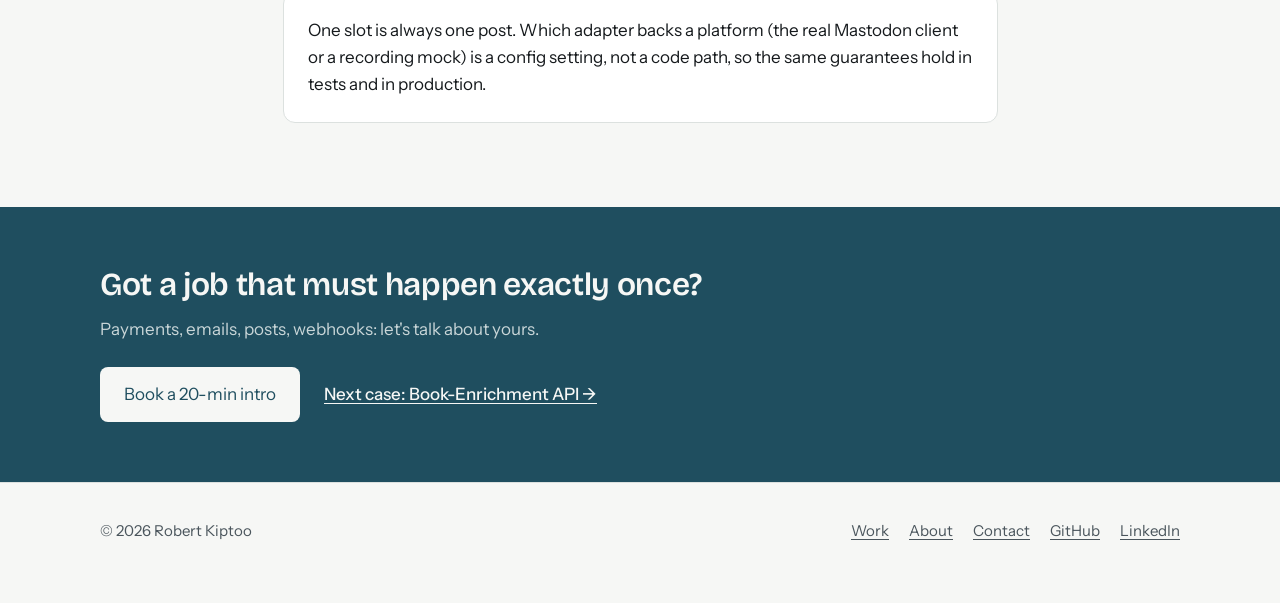
<file: work/social-media-studio/index.html>
<!DOCTYPE html>
<html lang="en">
<head>
  <meta charset="utf-8">
  <meta name="viewport" content="width=device-width, initial-scale=1">
  <title>Social Media Studio · Robert Kiptoo</title>
  <meta name="description" content="A social publishing pipeline that posts exactly once, even across a crash and restart.">
  <link rel="icon" href="../../favicon.svg" type="image/svg+xml">
  <link rel="preconnect" href="https://fonts.googleapis.com">
  <link rel="preconnect" href="https://fonts.gstatic.com" crossorigin>
  <link rel="stylesheet" href="https://fonts.googleapis.com/css2?family=Bricolage+Grotesque:opsz,wght@12..96,600&family=Instrument+Sans:wght@400;500&display=swap">
  <link rel="stylesheet" href="../../style.css">
</head>
<body>
  <a class="skip" href="#main">Skip to content</a>

  <header class="site-header">
    <div class="wrap">
      <a class="brand" href="../../"><img src="../../favicon.svg" alt="" width="32" height="32"><span>Robert Kiptoo</span></a>
      <nav class="nav" aria-label="Main">
        <a href="../" aria-current="page">Work</a>
        <a href="../../about/">About</a>
        <a href="../../contact/">Contact</a>
      </nav>
    </div>
  </header>

  <main id="main">
    <!-- 1. Title + one-line result -->
    <section class="hero">
      <div class="wrap">
        <p class="eyebrow accent">Case 2 · FlyRank backend capstone</p>
        <h1>One blog post in, one campaign out, and every post published exactly once</h1>
        <div class="case-meta">
          <span>Python · FastAPI · SQLAlchemy · APScheduler · Ollama</span>
          <span>14 tests pass</span>
          <a href="https://github.com/Robertkip/flyrank-capstone-social-studio">View the repo</a>
        </div>
      </div>
    </section>

    <section>
      <div class="wrap case-body prose">
        <!-- 2. Context -->
        <h2>Context</h2>
        <p>Turn one blog post into platform-specific social posts for Mastodon, X and LinkedIn, let a person approve them, then publish each one on schedule.</p>

        <!-- 3. Constraint -->
        <h2>Constraint</h2>
        <p>A retry after a timeout must not make a second post. Publishing to a real account is irreversible, so a crash at the worst moment, after the post went out but before it was marked done, can't be allowed to duplicate it.</p>

        <!-- 4. What I did -->
        <h2>What I did</h2>
        <ul>
          <li><strong>Rules in code, not in hope:</strong> each generated variant is checked against its platform's profile (length, tone, hashtag count). A variant that breaks a rule is blocked with an error naming the rule and never reaches review.</li>
          <li><strong>A human gate:</strong> only an approved variant can be scheduled. Scheduling anything else is refused with an explicit 4xx.</li>
          <li><strong>A durable, idempotent scheduler:</strong> the worker claims each due slot atomically, and every publish is guarded by an idempotency key checked before any adapter is called. A recovery pass returns stale slots after a crash.</li>
        </ul>

        <!-- 5. Evidence -->
        <h2>Evidence</h2>
        <figure>
          <pre class="terminal"><span class="dim">$ pytest -v</span>
tests/test_worker_recovery.py::
  test_worker_restart_after_crash_mid_publish_
  causes_no_duplicate <span class="ok">PASSED</span>
<span class="ok">14 passed, 2 warnings in 0.44s</span></pre>
          <figcaption>The crash test claims a slot, records a publish as if the real call succeeded, then "crashes" before marking it done. On restart, exactly one publish record survives (the pre-crash one) and the adapter is never called a second time.</figcaption>
        </figure>

        <!-- 6. Outcome -->
        <h2>Outcome</h2>
        <div class="outcome">
          <p>One slot is always one post. Which adapter backs a platform (the real Mastodon client or a recording mock) is a config setting, not a code path, so the same guarantees hold in tests and in production.</p>
        </div>
      </div>
    </section>

    <!-- 7. Next -->
    <section class="cta-band">
      <div class="wrap">
        <h2>Got a job that must happen exactly once?</h2>
        <p>Payments, emails, posts, webhooks: let's talk about yours.</p>
        <div class="actions">
          <a class="btn" href="../../contact/">Book a 20-min intro</a>
          <a class="link-arrow" href="../book-enrichment-api/">Next case: Book-Enrichment API</a>
        </div>
      </div>
    </section>
  </main>

  <footer class="site-footer">
    <div class="wrap">
      <p>© 2026 Robert Kiptoo</p>
      <ul>
        <li><a href="../">Work</a></li>
        <li><a href="../../about/">About</a></li>
        <li><a href="../../contact/">Contact</a></li>
        <li><a href="https://github.com/Robertkip">GitHub</a></li>
        <li><a href="https://www.linkedin.com/in/robert-kimaiyo-9ab814220">LinkedIn</a></li>
      </ul>
    </div>
  </footer>
</body>
</html>
</file>
<file: style.css>
/*
  Identity kit v1, as CSS.
  Type: Bricolage Grotesque 600 (headings), Instrument Sans 400/500 (body).
  Palette: Deep Teal (main), Ink (text), Paper (background), Ochre (accent, once per view).
  Mood: calm and considered. The work is the loudest thing on the page.
*/

:root {
  --teal: #1F4E5F;
  --ink: #15191C;
  --paper: #F6F7F5;
  --ochre: #C9973A;
  --muted: #4A555C;
  --line: #DCE1DF;
  --card: #FFFFFF;

  --font-head: "Bricolage Grotesque", ui-sans-serif, system-ui, sans-serif;
  --font-body: "Instrument Sans", ui-sans-serif, system-ui, sans-serif;
  --font-mono: ui-monospace, "SFMono-Regular", Menlo, Consolas, monospace;

  --space: 24px;
  --measure: 65ch;
  --wide: 1080px;
}

*, *::before, *::after { box-sizing: border-box; }

html { -webkit-text-size-adjust: 100%; }

body {
  margin: 0;
  background: var(--paper);
  color: var(--ink);
  font-family: var(--font-body);
  font-size: 1.0625rem;
  line-height: 1.6;
}

img { max-width: 100%; height: auto; display: block; }

a { color: var(--teal); text-underline-offset: 3px; }
a:hover { text-decoration-thickness: 2px; }

:focus-visible { outline: 3px solid var(--teal); outline-offset: 3px; border-radius: 4px; }

h1, h2, h3 {
  font-family: var(--font-head);
  font-weight: 600;
  line-height: 1.15;
  letter-spacing: -0.01em;
  margin: 0 0 calc(var(--space) / 2);
}
h1 { font-size: clamp(2rem, 5.5vw, 3.25rem); }
h2 { font-size: clamp(1.5rem, 3.5vw, 2rem); }
h3 { font-size: 1.25rem; }

p { margin: 0 0 var(--space); }

.skip {
  position: absolute; left: -999px; top: 0;
  background: var(--teal); color: var(--paper); padding: 8px 16px;
}
.skip:focus { left: 16px; top: 16px; z-index: 10; }

.wrap { width: min(100% - 32px, var(--wide)); margin-inline: auto; }
.prose { max-width: var(--measure); }

/* Header and nav */
.site-header { border-bottom: 1px solid var(--line); }
.site-header .wrap {
  display: flex; align-items: center; justify-content: space-between;
  gap: 16px; padding-block: 16px;
}
.brand {
  display: inline-flex; align-items: center; gap: 10px;
  font-family: var(--font-head); font-weight: 600; font-size: 1.125rem;
  color: var(--ink); text-decoration: none;
}
.brand img { width: 32px; height: 32px; }
.nav { display: flex; gap: clamp(12px, 3vw, 28px); }
.nav a { color: var(--ink); text-decoration: none; font-weight: 500; }
.nav a:hover, .nav a[aria-current="page"] { color: var(--teal); text-decoration: underline; }

@media (max-width: 420px) {
  .brand span { display: none; }
}

/* Sections */
main section { padding-block: calc(var(--space) * 2.5); }
main section + section { border-top: 1px solid var(--line); }

.eyebrow {
  display: inline-flex; align-items: center; gap: 8px;
  font-size: 0.875rem; font-weight: 500; letter-spacing: 0.04em;
  text-transform: uppercase; color: var(--muted); margin-bottom: 12px;
}
.eyebrow.accent::before {
  content: ""; width: 8px; height: 8px; border-radius: 50%; background: var(--ochre);
}

.lede { font-size: 1.25rem; color: var(--muted); max-width: 52ch; }

/* Hero */
.hero { padding-block: calc(var(--space) * 4) calc(var(--space) * 3); }
.hero h1 { max-width: 20ch; }

/* Buttons */
.actions { display: flex; flex-wrap: wrap; align-items: center; gap: 12px 24px; }
.btn {
  display: inline-block; padding: 14px 24px; border-radius: 8px;
  background: var(--teal); color: var(--paper);
  font-weight: 500; text-decoration: none; border: 0; font: inherit; cursor: pointer;
}
.btn:hover { background: #173C49; text-decoration: none; }
.link-arrow { font-weight: 500; }
.link-arrow::after { content: " →"; }

/* Cards */
.cards { display: grid; gap: var(--space); grid-template-columns: repeat(auto-fit, minmax(min(280px, 100%), 1fr)); }
.card {
  min-width: 0;
  background: var(--card); border: 1px solid var(--line); border-radius: 12px;
  overflow: hidden; display: flex; flex-direction: column;
}
.card .body { padding: var(--space); display: flex; flex-direction: column; gap: 8px; flex: 1; }
.card h3 a { color: var(--ink); text-decoration: none; }
.card h3 a:hover { color: var(--teal); }
.card p { margin: 0; color: var(--muted); }
.card .metric { color: var(--teal); font-weight: 500; }
.card .link-arrow { margin-top: auto; padding-top: 8px; }
.card-media { border-bottom: 1px solid var(--line); aspect-ratio: 16 / 9; object-fit: cover; object-position: left top; width: 100%; }

/* Real terminal output used as evidence, never decoration */
.terminal {
  margin: 0; background: #102A33; color: #E6EDEA;
  font-family: var(--font-mono); font-size: 0.8125rem; line-height: 1.55;
  padding: 16px 18px; overflow-x: auto; white-space: pre;
}
.card .terminal { aspect-ratio: 16 / 9; border-bottom: 1px solid var(--line); padding-top: 28px; }
.terminal .ok { color: #8FD3B6; }
.terminal .dim { color: #93A7AE; }
figure { margin: 0 0 var(--space); min-width: 0; }
.case-body { min-width: 0; }
figure .terminal, figure img { border-radius: 10px; border: 1px solid var(--line); }
figcaption { font-size: 0.9375rem; color: var(--muted); margin-top: 8px; }

/* Proof strip */
.proof { display: grid; gap: var(--space); grid-template-columns: repeat(auto-fit, minmax(180px, 1fr)); margin-bottom: var(--space); }
.proof div { border-left: 3px solid var(--teal); padding-left: 16px; }
.proof strong { display: block; font-family: var(--font-head); font-size: 1.75rem; font-weight: 600; line-height: 1.2; }
.proof span { color: var(--muted); }
.tools { color: var(--muted); margin: 0; }

/* About teaser */
.teaser { display: flex; gap: var(--space); align-items: center; flex-wrap: wrap; }
.avatar { width: 96px; height: 96px; border-radius: 50%; border: 3px solid var(--card); box-shadow: 0 0 0 1px var(--line); }
.teaser .text { flex: 1 1 280px; }
.teaser p { margin-bottom: 8px; }

/* CTA band */
.cta-band { background: var(--teal); color: var(--paper); border-top: 0 !important; }
.cta-band h2 { color: var(--paper); }
.cta-band p { color: #C9D6D8; max-width: 52ch; }
.cta-band .btn { background: var(--paper); color: var(--teal); }
.cta-band .btn:hover { background: #FFFFFF; }
.cta-band a:not(.btn) { color: var(--paper); }

/* Case study page */
.case-meta { display: flex; flex-wrap: wrap; gap: 8px 24px; color: var(--muted); font-size: 0.9375rem; margin-bottom: var(--space); }
.case-body h2 { margin-top: calc(var(--space) * 2); }
.case-body h2:first-child { margin-top: 0; }
.case-body ul { padding-left: 1.25em; margin: 0 0 var(--space); }
.case-body li { margin-bottom: 8px; }
.outcome { background: var(--card); border: 1px solid var(--line); border-radius: 12px; padding: var(--space); margin-bottom: var(--space); }
.outcome p:last-child { margin-bottom: 0; }
.next-case { display: flex; justify-content: space-between; flex-wrap: wrap; gap: 12px; }

/* Contact */
.contact-grid { display: grid; gap: calc(var(--space) * 2); grid-template-columns: repeat(auto-fit, minmax(min(280px, 100%), 1fr)); align-items: start; }
form { display: grid; gap: 16px; }
label { font-weight: 500; display: grid; gap: 6px; }
label .hint { font-weight: 400; color: var(--muted); font-size: 0.9375rem; }
input, textarea {
  font: inherit; color: var(--ink); background: var(--card);
  border: 1px solid #B9C2C0; border-radius: 8px; padding: 12px 14px; width: 100%;
}
input:focus-visible, textarea:focus-visible { outline: 3px solid var(--teal); outline-offset: 1px; border-color: var(--teal); }
textarea { min-height: 120px; resize: vertical; }
.hp { position: absolute; left: -9999px; }
.form-status { color: #9B2C2C; margin: 0; min-height: 1.6em; }
.promise { color: var(--muted); }

/* Footer */
.site-footer { border-top: 1px solid var(--line); padding-block: calc(var(--space) * 1.5); color: var(--muted); font-size: 0.9375rem; }
.site-footer .wrap { display: flex; flex-wrap: wrap; justify-content: space-between; gap: 16px; }
.site-footer ul { list-style: none; margin: 0; padding: 0; display: flex; flex-wrap: wrap; gap: 8px 20px; }
.site-footer a { color: var(--muted); }
.site-footer a:hover { color: var(--teal); }

@media (prefers-reduced-motion: no-preference) {
  html { scroll-behavior: smooth; }
}
</file>
